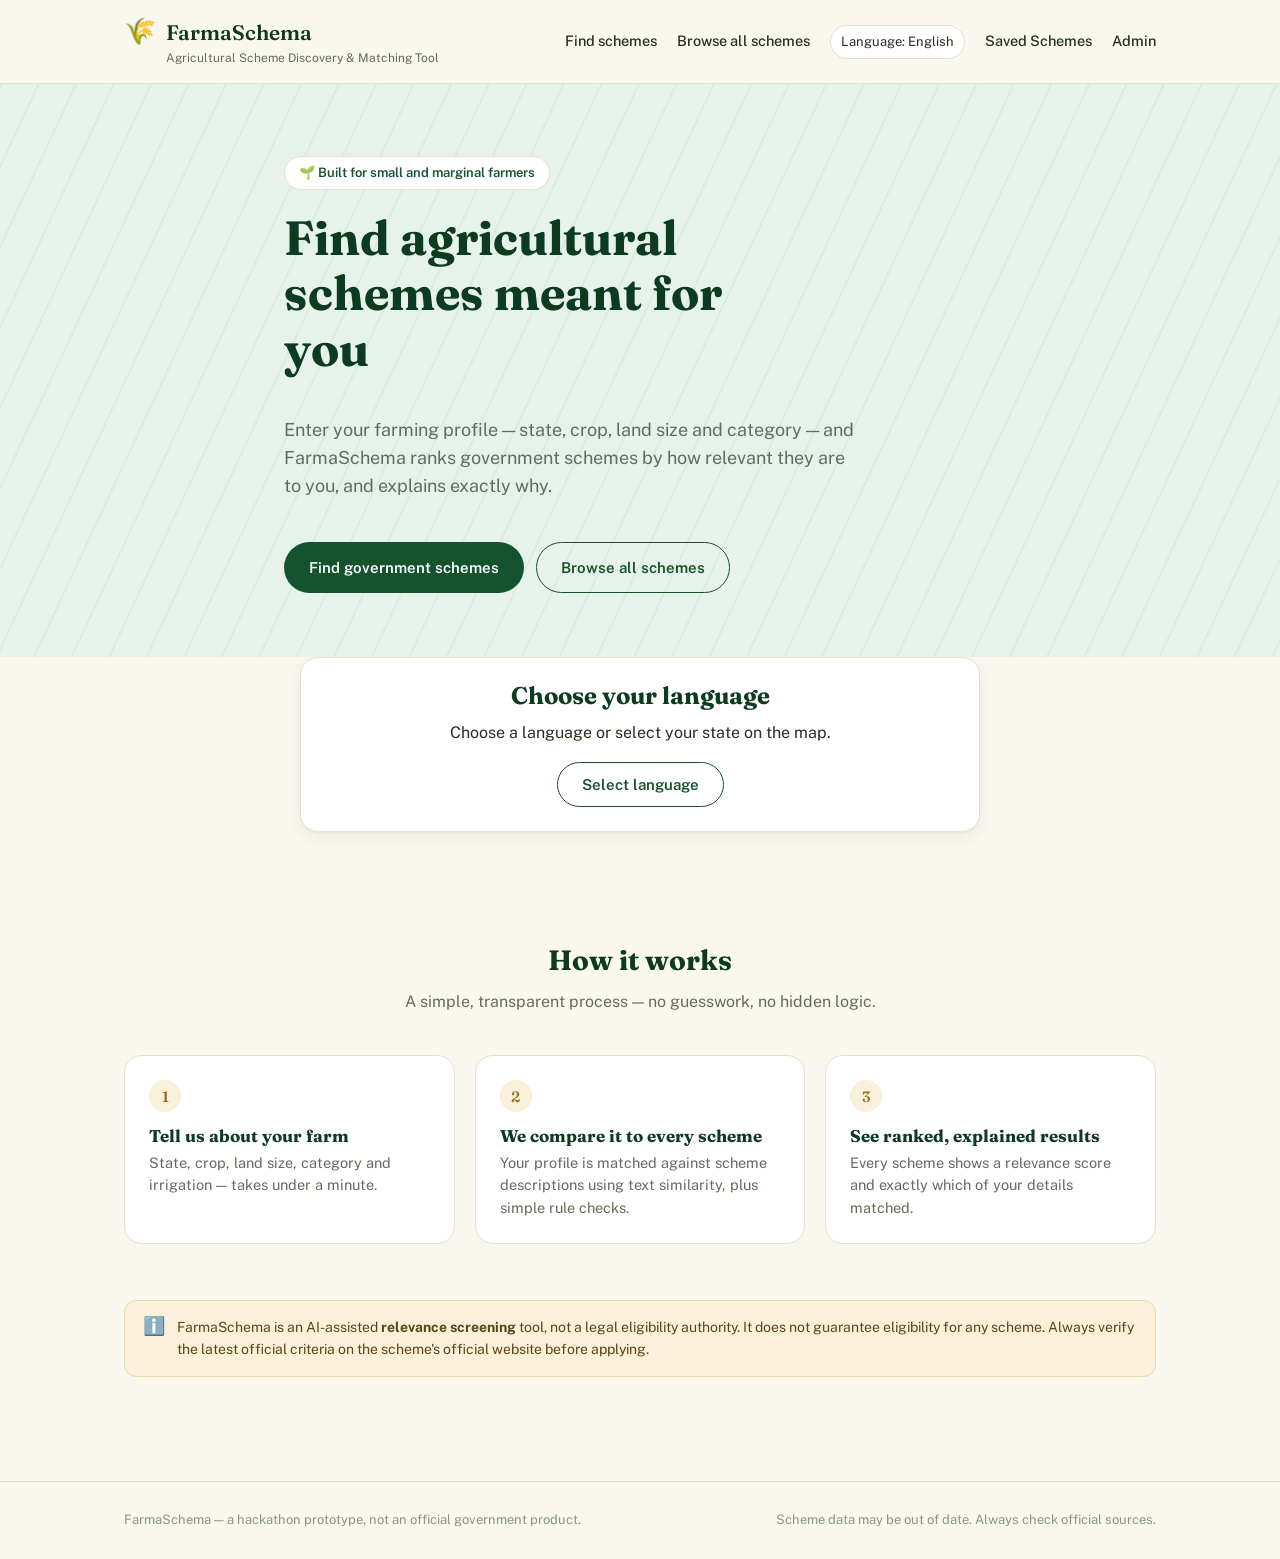
<file: frontend/index.html>
<!DOCTYPE html>
<html lang="en">
<head>
<meta charset="UTF-8">
<meta name="viewport" content="width=device-width, initial-scale=1.0">
<title>FarmaSchema — Agricultural Scheme Discovery & Matching Tool</title>
<link rel="stylesheet" href="css/style.css">
</head>
<body>

  <header class="site-header">
    <div class="container">
      <a href="index.html" class="brand">
        <span class="brand-mark">🌾</span>
        <span>
          <span class="brand-name">FarmaSchema</span>
          <span class="brand-subtitle">Agricultural Scheme Discovery & Matching Tool</span>
        </span>
      </a>
      <nav class="site-nav">
        <a href="dashboard.html">Find schemes</a>
        <a href="scheme.html">Browse all schemes</a>
        <a href="admin.html">Admin</a>
      </nav>
    </div>
  </header>

  <section class="hero">
    <div class="container">
      <span class="eyebrow">🌱 Built for small and marginal farmers</span>
      <h1 data-i18n="homeTitle">Find agricultural schemes meant for you</h1>
      <p class="lede">
        Enter your farming profile — state, crop, land size and category —
        and FarmaSchema ranks government schemes by how relevant they are
        to you, and explains exactly why.
      </p>
      <div class="hero-actions">
        <a href="dashboard.html" class="btn btn-primary" data-i18n="homeFind">Find government schemes</a>
        <a href="scheme.html" class="btn btn-secondary" data-i18n="browse">Browse all schemes</a>
      </div>
    </div>
  </section>

  <section class="section" style="padding-top:0;"><div class="container"><div class="card home-language"><h2 data-i18n="chooseLanguage">Choose your language</h2><p data-i18n="chooseLanguageHelp">Choose a language or select your state on the map.</p><button type="button" class="btn btn-secondary" id="home-language-button" data-i18n="selectLanguage">Select language</button></div></div></section>

  <section class="section">
    <div class="container">
      <div class="section-heading">
        <h2>How it works</h2>
        <p>A simple, transparent process — no guesswork, no hidden logic.</p>
      </div>
      <div class="steps">
        <div class="step-card">
          <div class="step-number">1</div>
          <h3>Tell us about your farm</h3>
          <p>State, crop, land size, category and irrigation — takes under a minute.</p>
        </div>
        <div class="step-card">
          <div class="step-number">2</div>
          <h3>We compare it to every scheme</h3>
          <p>Your profile is matched against scheme descriptions using text similarity, plus simple rule checks.</p>
        </div>
        <div class="step-card">
          <div class="step-number">3</div>
          <h3>See ranked, explained results</h3>
          <p>Every scheme shows a relevance score and exactly which of your details matched.</p>
        </div>
      </div>
    </div>
  </section>

  <section class="section" style="padding-top:0;">
    <div class="container">
      <div class="disclaimer">
        <span class="icon">ℹ️</span>
        <span>
          FarmaSchema is an AI-assisted <strong>relevance screening</strong> tool, not a legal
          eligibility authority. It does not guarantee eligibility for any scheme.
          Always verify the latest official criteria on the scheme's official website before applying.
        </span>
      </div>
    </div>
  </section>

  <footer class="site-footer">
    <div class="container">
      <span>FarmaSchema — a hackathon prototype, not an official government product.</span>
      <span>Scheme data may be out of date. Always check official sources.</span>
    </div>
  </footer>

  <script src="js/app.js"></script><script src="js/i18n.js"></script><script>FarmaSchema.mountFarmerControls();document.getElementById('home-language-button').onclick=()=>document.querySelector('.header-language').click()</script>
</body>
</html>
</file>
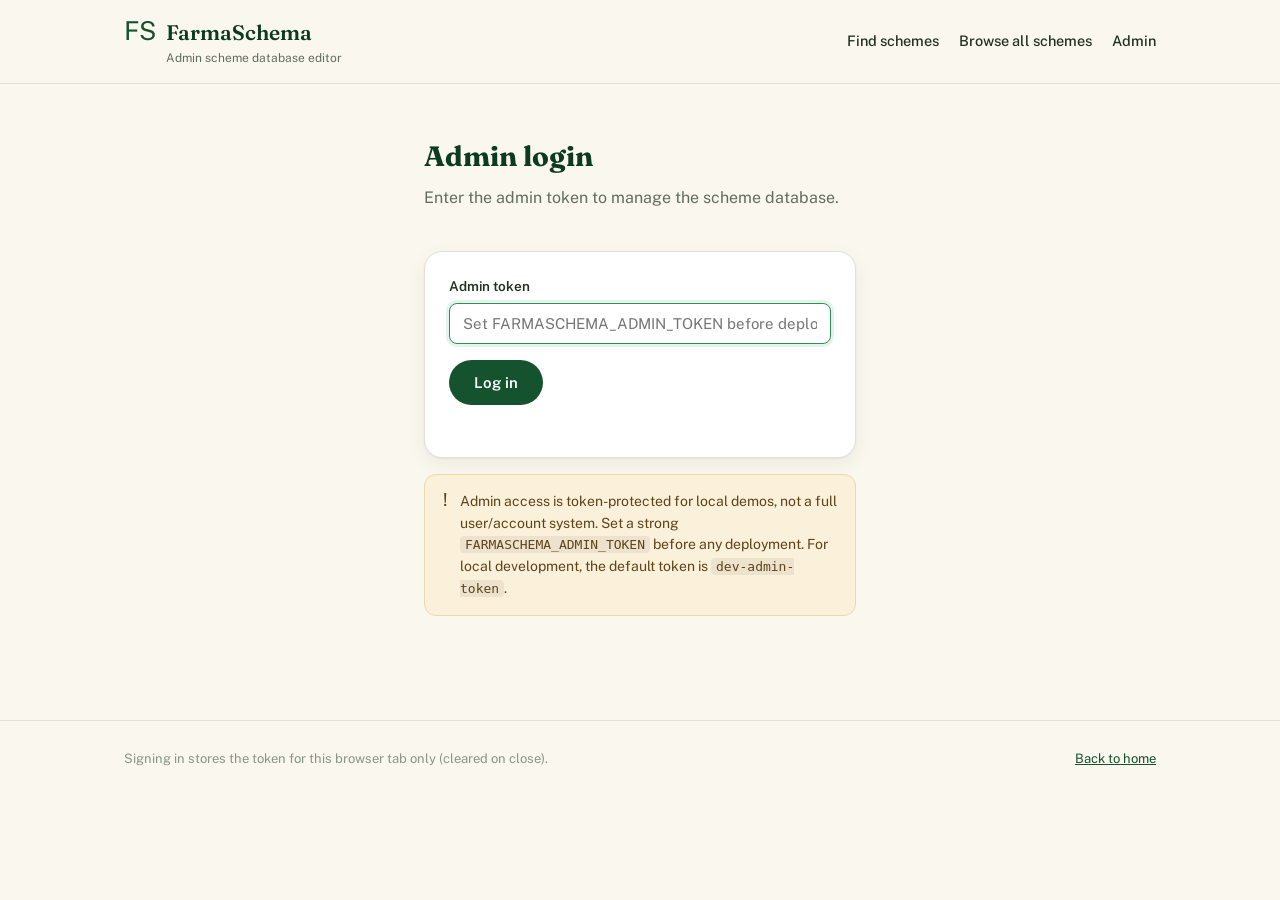
<file: frontend/admin.html>
<!DOCTYPE html>
<html lang="en">
<head>
<meta charset="UTF-8">
<meta name="viewport" content="width=device-width, initial-scale=1.0">
<title>Admin - FarmaSchema</title>
<link rel="stylesheet" href="css/style.css">
</head>
<body>

  <header class="site-header">
    <div class="container">
      <a href="index.html" class="brand">
        <span class="brand-mark">FS</span>
        <span>
          <span class="brand-name">FarmaSchema</span>
          <span class="brand-subtitle">Admin scheme database editor</span>
        </span>
      </a>
      <nav class="site-nav">
        <a href="dashboard.html">Find schemes</a>
        <a href="scheme.html">Browse all schemes</a>
        <a href="admin.html">Admin</a>
      </nav>
    </div>
  </header>

  <main class="section">
    <div class="container admin-container">
      <div class="section-heading admin-heading">
        <h2>Admin</h2>
        <p>Add new schemes to the database used by recommendations and scheme pages.</p>
      </div>

      <section class="card admin-panel">
        <div class="admin-meta admin-session-bar">
          <span id="admin-count">Loading...</span>
          <span class="admin-actions">
            <span id="admin-status"></span>
            <button type="button" class="btn btn-secondary" id="logout-btn">Log out</button>
          </span>
        </div>
      </section>

      <section class="card admin-panel">
        <h3>Add a new scheme</h3>
        <p class="form-hint">
          Paste the scheme description exactly as it reads on the official
          site or document — plain text, no formatting needed. The
          description is stored as-is and used directly by the matching
          engine; nothing here is auto-extracted or parsed.
        </p>
        <form id="simple-scheme-form" novalidate>
          <div class="form-field">
            <label for="scheme-name">Scheme name</label>
            <input type="text" id="scheme-name" placeholder="e.g. PM-KISAN">
          </div>

          <div class="form-field">
            <label for="scheme-description">Scheme description</label>
            <textarea id="scheme-description" class="json-editor plain-text-editor" placeholder="Paste the full scheme description paragraph here, exactly as written on the official source. Include the benefit amount, who it's for, and any other details as plain text."></textarea>
          </div>

          <div class="form-field">
            <label for="scheme-url">Official website</label>
            <input type="url" id="scheme-url" placeholder="https://...">
          </div>

          <div class="admin-actions admin-option-actions">
            <button type="submit" class="btn btn-primary" id="save-simple-btn">Save scheme</button>
          </div>
        </form>
      </section>

      <details class="card admin-panel admin-advanced">
        <summary>Advanced: add structured JSON instead</summary>
        <p class="form-hint">
          Only use this if you need to set specific fields (states, crops,
          eligibility, benefits, etc.) rather than the plain-text
          description above.
        </p>

        <section class="admin-options">
          <article class="admin-subpanel">
            <h4>Add from local JSON file</h4>
            <div class="form-field">
              <label for="scheme-file">JSON file</label>
              <input type="file" id="scheme-file" accept=".json,application/json">
            </div>
            <div class="admin-actions admin-option-actions">
              <button type="button" class="btn btn-secondary" id="append-file-btn">Append file</button>
            </div>
          </article>

          <article class="admin-subpanel">
            <h4>Write or paste JSON</h4>
            <textarea id="schemes-editor" class="json-editor" spellcheck="false" placeholder='Paste one scheme object or an array of scheme objects here.'></textarea>
            <div class="admin-actions admin-option-actions">
              <button type="button" class="btn btn-secondary" id="append-text-btn">Append written JSON</button>
            </div>
          </article>
        </section>
      </details>

      <div class="disclaimer admin-note">
        <span class="icon">!</span>
        <span>
          New entries are appended directly to <strong>backend/data/schemes.json</strong>.
          Incoming IDs are replaced with the next numeric scheme IDs automatically.
        </span>
      </div>
    </div>
  </main>

  <footer class="site-footer">
    <div class="container">
      <span>Admin access is token-protected for local demos. Set a strong token before deploying.</span>
      <span><a href="index.html">Back to home</a></span>
    </div>
  </footer>

  <script src="js/app.js"></script>
  <script src="js/admin.js"></script>
</body>
</html>
</file>
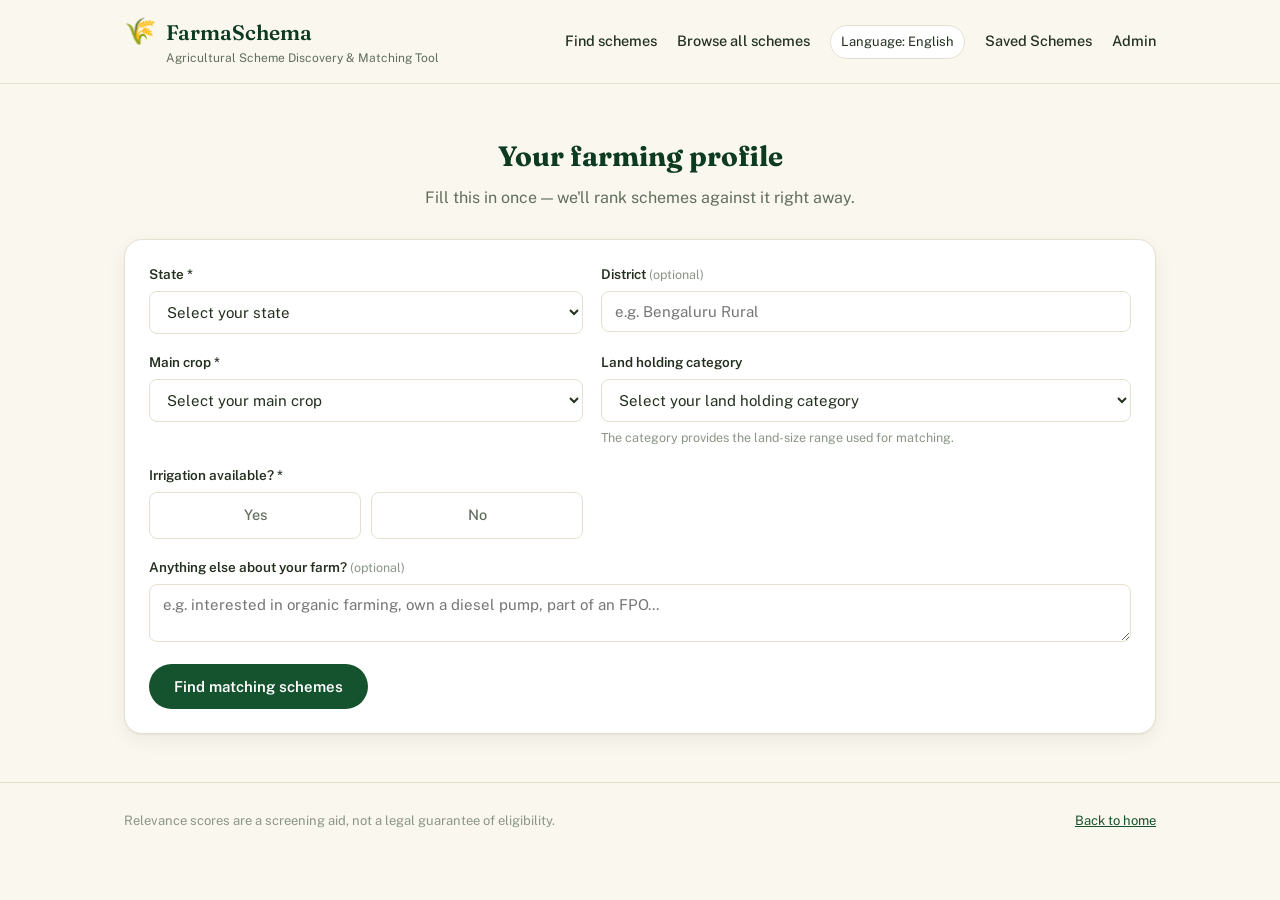
<file: frontend/dashboard.html>
<!DOCTYPE html>
<html lang="en">
<head>
<meta charset="UTF-8">
<meta name="viewport" content="width=device-width, initial-scale=1.0">
<title>Find your schemes — FarmaSchema</title>
<link rel="stylesheet" href="css/style.css">
</head>
<body>

  <header class="site-header">
    <div class="container">
      <a href="index.html" class="brand">
        <span class="brand-mark">🌾</span>
        <span>
          <span class="brand-name">FarmaSchema</span>
          <span class="brand-subtitle">Agricultural Scheme Discovery & Matching Tool</span>
        </span>
      </a>
      <nav class="site-nav">
        <a href="dashboard.html">Find schemes</a>
        <a href="scheme.html">Browse all schemes</a>
        <a href="admin.html">Admin</a>
      </nav>
    </div>
  </header>

  <section class="section" style="padding-bottom:0;">
    <div class="container">
      <div class="section-heading" style="margin-bottom:28px;">
          <h2 data-i18n="profile">Your farming profile</h2>
        <p data-i18n="profileHelp">Fill this in once — we'll rank schemes against it right away.</p>
      </div>

      <form id="profile-form" class="card" novalidate>
        <div class="form-grid">

          <div class="form-field" data-field="state">
            <label for="state"><span data-i18n="state">State</span> *</label>
            <select id="state" name="state">
              <option value="" data-i18n="selectState">Select your state</option>
              <option>Andhra Pradesh</option><option>Arunachal Pradesh</option>
              <option>Assam</option><option>Bihar</option><option>Chhattisgarh</option>
              <option>Goa</option><option>Gujarat</option><option>Haryana</option>
              <option>Himachal Pradesh</option><option>Jharkhand</option><option>Karnataka</option>
              <option>Kerala</option><option>Madhya Pradesh</option><option>Maharashtra</option>
              <option>Manipur</option><option>Meghalaya</option><option>Mizoram</option>
              <option>Nagaland</option><option>Odisha</option><option>Punjab</option>
              <option>Rajasthan</option><option>Sikkim</option><option>Tamil Nadu</option>
              <option>Telangana</option><option>Tripura</option><option>Uttar Pradesh</option>
              <option>Uttarakhand</option><option>West Bengal</option>
            </select>
            <span class="field-error">Please select your state.</span>
          </div>

          <div class="form-field" data-field="district">
            <label for="district"><span data-i18n="district">District</span> <span class="hint" data-i18n="optional">(optional)</span></label>
            <input type="text" id="district" name="district" data-i18n-placeholder="districtPlaceholder" placeholder="e.g. Bengaluru Rural">
          </div>

          <div class="form-field" data-field="crop">
            <label for="crop"><span data-i18n="crop">Main crop</span> *</label>
            <select id="crop" name="crop">
              <option value="" data-i18n="selectCrop">Select your main crop</option>
              <option>Rice</option><option>Wheat</option><option>Maize</option>
              <option>Millets</option><option>Pulses</option><option>Cotton</option>
              <option>Sugarcane</option><option>Fruits</option><option>Vegetables</option>
              <option>Spices</option><option>Flowers</option><option>Bamboo</option>
              <option>Other</option>
            </select>
            <span class="field-error">Please select your main crop.</span>
          </div>

          <div class="form-field" data-field="land_category">
            <label for="land_category" data-i18n="landCategory">Land holding category</label>
            <select id="land_category" name="land_category" aria-describedby="land-category-help">
              <option value="" data-i18n="selectLandCategory">Select your land holding category</option>
              <option value="Marginal Farmer|1.25" data-i18n="marginal">Marginal Farmer — below 2.5 acres (below 1 hectare)</option>
              <option value="Small Farmer|3.75" data-i18n="small">Small Farmer — 2.5 to under 5 acres (1 to under 2 hectares)</option>
              <option value="Semi-Medium Farmer|7.5" data-i18n="semiMedium">Semi-Medium Farmer — 5 to under 10 acres (2 to under 4 hectares)</option>
              <option value="Medium Farmer|17.5" data-i18n="medium">Medium Farmer — 10 to 25 acres (4 to 10 hectares)</option>
              <option value="Large Farmer|26" data-i18n="large">Large Farmer — above 25 acres (10 hectares and above)</option>
            </select>
            <span class="hint" id="land-category-help" data-i18n="landCategoryHelp">The category provides the land-size range used for matching.</span>
            <span class="field-error" data-i18n="selectLandCategoryError">Please select your land holding category.</span>
          </div>

          <div class="form-field" data-field="irrigation">
            <label><span data-i18n="irrigation">Irrigation available?</span> *</label>
            <div class="radio-row">
              <label class="radio-pill">
                <input type="radio" name="irrigation" value="Yes">
                <span>Yes</span>
              </label>
              <label class="radio-pill">
                <input type="radio" name="irrigation" value="No">
                <span>No</span>
              </label>
            </div>
            <span class="field-error">Please tell us if you have irrigation.</span>
          </div>

          <div class="form-field full" data-field="details">
            <label for="details"><span data-i18n="details">Anything else about your farm?</span> <span class="hint" data-i18n="optional">(optional)</span></label>
            <textarea id="details" name="details" rows="2" data-i18n-placeholder="detailsPlaceholder" placeholder="e.g. interested in organic farming, own a diesel pump, part of an FPO..."></textarea>
          </div>

        </div>

        <div style="margin-top:22px; display:flex; gap:12px; align-items:center; flex-wrap:wrap;">
          <button type="submit" class="btn btn-primary" id="submit-btn" data-i18n="submit">Find matching schemes</button>
          <span id="form-status" style="font-size:13.5px; color:var(--color-text-muted);"></span>
        </div>
      </form>
    </div>
  </section>

  <section class="section" id="results-section" style="display:none;">
    <div class="container">

      <div class="profile-summary" id="profile-summary"></div>

      <details class="how-it-works" style="cursor:pointer;">
        <summary style="cursor:pointer; list-style:none;">
          <h3 style="display:inline; margin:0;">ℹ️ <span data-i18n="aiWorks">How the AI works</span></h3>
        </summary>
        <p style="margin-top:10px;">
          Your profile is converted into text features using TF-IDF (Term
          Frequency–Inverse Document Frequency). The system compares your
          profile text with each scheme's description using cosine
          similarity, and ranks schemes by how textually close they are to
          your profile. Separately, simple rule checks compare your state,
          crop, category, land size and irrigation directly against each
          scheme's stated criteria — that's what powers the
          "why this scheme" list on every card.
        </p>
      </details>

      <div class="results-header">
        <h2 id="results-title" data-i18n="results">Ranked schemes for you</h2>
        <span class="results-count" id="results-count"></span>
      </div>

      <div id="results-container" class="scheme-list"></div>
    </div>
  </section>

  <section class="container" id="loading-state" style="display:none; padding: 24px;">
    <div class="scheme-list">
      <div class="skeleton"></div>
      <div class="skeleton"></div>
      <div class="skeleton"></div>
    </div>
  </section>

  <section class="container" id="error-state" style="display:none; padding: 24px 24px 60px;">
    <div class="state-box card">
      <div class="icon">⚠️</div>
      <p id="error-message">Something went wrong.</p>
      <button class="btn btn-secondary" id="retry-btn">Try again</button>
    </div>
  </section>

  <footer class="site-footer">
    <div class="container">
      <span>Relevance scores are a screening aid, not a legal guarantee of eligibility.</span>
      <span><a href="index.html">Back to home</a></span>
    </div>
  </footer>

  <script src="js/app.js"></script><script src="js/i18n.js"></script><script>FarmaSchema.mountFarmerControls()</script>
  <script src="js/dashboard.js"></script>
</body>
</html>
</file>
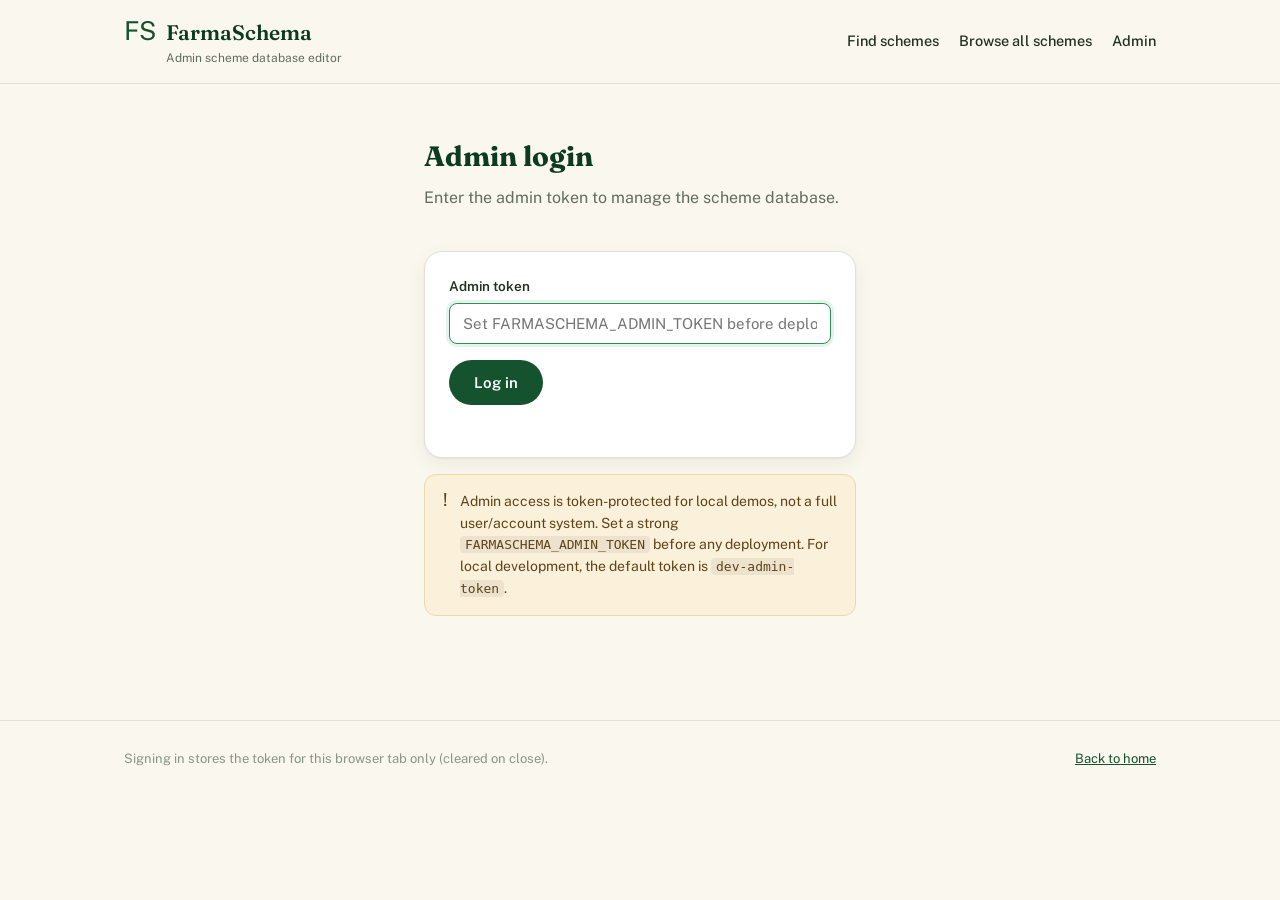
<file: frontend/login.html>
<!DOCTYPE html>
<html lang="en">
<head>
<meta charset="UTF-8">
<meta name="viewport" content="width=device-width, initial-scale=1.0">
<title>Admin login - FarmaSchema</title>
<link rel="stylesheet" href="css/style.css">
</head>
<body>

  <header class="site-header">
    <div class="container">
      <a href="index.html" class="brand">
        <span class="brand-mark">FS</span>
        <span>
          <span class="brand-name">FarmaSchema</span>
          <span class="brand-subtitle">Admin scheme database editor</span>
        </span>
      </a>
      <nav class="site-nav">
        <a href="dashboard.html">Find schemes</a>
        <a href="scheme.html">Browse all schemes</a>
        <a href="login.html">Admin</a>
      </nav>
    </div>
  </header>

  <main class="section">
    <div class="container login-container">
      <div class="section-heading admin-heading">
        <h2>Admin login</h2>
        <p>Enter the admin token to manage the scheme database.</p>
      </div>

      <form id="login-form" class="card login-card" novalidate>
        <div class="form-field">
          <label for="admin-token">Admin token</label>
          <input type="password" id="admin-token" placeholder="Set FARMASCHEMA_ADMIN_TOKEN before deployment" autocomplete="current-password" autofocus>
        </div>

        <div class="admin-actions">
          <button type="submit" class="btn btn-primary" id="login-btn">Log in</button>
        </div>

        <p id="login-status" class="form-hint"></p>
      </form>

      <div class="disclaimer admin-note">
        <span class="icon">!</span>
        <span>
          Admin access is token-protected for local demos, not a full user/account
          system. Set a strong <code>FARMASCHEMA_ADMIN_TOKEN</code> before any
          deployment. For local development, the default token is
          <code>dev-admin-token</code>.
        </span>
      </div>
    </div>
  </main>

  <footer class="site-footer">
    <div class="container">
      <span>Signing in stores the token for this browser tab only (cleared on close).</span>
      <span><a href="index.html">Back to home</a></span>
    </div>
  </footer>

  <script src="js/app.js"></script>
  <script src="js/login.js"></script>
</body>
</html>
</file>
<file: frontend/css/style.css>
/* =========================================================
   FarmaSchema — design tokens
   A warm, earthy identity: deep field-green, soil brown and
   a wheat-gold accent used specifically for the relevance meter,
   on a parchment background. Fraunces (a serif with real
   character) carries headlines; Public Sans carries everything
   people need to read quickly and act on.
   ========================================================= */

@import url('https://fonts.googleapis.com/css2?family=Fraunces:opsz,wght@9..144,500;9..144,600;9..144,700&family=Public+Sans:wght@400;500;600;700&display=swap');

:root {
  --color-forest: #14532d;
  --color-forest-dark: #0d3b20;
  --color-leaf: #2f8f5b;
  --color-leaf-light: #e7f3ea;
  --color-soil: #7c4a25;
  --color-soil-light: #f3e8dc;
  --color-wheat: #d9a441;
  --color-wheat-dark: #97701f;
  --color-wheat-light: #fbf0da;
  --color-bg: #faf7ef;
  --color-surface: #ffffff;
  --color-text: #23301f;
  --color-text-muted: #616e5c;
  --color-text-faint: #8b9587;
  --color-border: #e5e0d0;
  --color-danger: #a3352c;
  --color-danger-light: #fbeae8;

  --radius-lg: 18px;
  --radius-md: 12px;
  --radius-sm: 8px;
  --shadow-card: 0 1px 2px rgba(20, 30, 18, 0.05), 0 6px 20px rgba(20, 30, 18, 0.06);
  --font-display: 'Fraunces', Georgia, serif;
  --font-body: 'Public Sans', -apple-system, BlinkMacSystemFont, sans-serif;
  --max-width: 1080px;
}

* { box-sizing: border-box; }

html, body {
  margin: 0;
  padding: 0;
}

body {
  font-family: var(--font-body);
  background: var(--color-bg);
  color: var(--color-text);
  line-height: 1.55;
  -webkit-font-smoothing: antialiased;
}

img { max-width: 100%; }

a { color: var(--color-forest); }

h1, h2, h3, h4 {
  font-family: var(--font-display);
  color: var(--color-forest-dark);
  margin: 0 0 0.5em;
  line-height: 1.15;
}

p { margin: 0 0 1em; }

.container {
  max-width: var(--max-width);
  margin: 0 auto;
  padding: 0 24px;
}

/* ---------- Buttons ---------- */

.btn {
  display: inline-flex;
  align-items: center;
  justify-content: center;
  gap: 8px;
  font-family: var(--font-body);
  font-weight: 600;
  font-size: 15px;
  padding: 13px 24px;
  border-radius: 999px;
  border: 1px solid transparent;
  cursor: pointer;
  text-decoration: none;
  transition: transform 0.12s ease, background 0.15s ease, border-color 0.15s ease;
}

.btn:active { transform: scale(0.98); }

.btn-primary {
  background: var(--color-forest);
  color: #fff;
}
.btn-primary:hover { background: var(--color-forest-dark); }

.btn-secondary {
  background: transparent;
  border-color: var(--color-forest);
  color: var(--color-forest);
}
.btn-secondary:hover { background: var(--color-leaf-light); }

.btn-ghost {
  background: transparent;
  border-color: var(--color-border);
  color: var(--color-text);
}
.btn-ghost:hover { border-color: var(--color-forest); }

.btn-block { width: 100%; }

.btn:disabled { opacity: 0.55; cursor: not-allowed; }

/* ---------- Header / nav ---------- */

.site-header {
  border-bottom: 1px solid var(--color-border);
  background: rgba(250, 247, 239, 0.92);
  backdrop-filter: blur(6px);
  position: sticky;
  top: 0;
  z-index: 20;
}

.site-header .container {
  display: flex;
  align-items: center;
  justify-content: space-between;
  padding-top: 16px;
  padding-bottom: 16px;
}

.brand {
  display: flex;
  align-items: baseline;
  gap: 10px;
  text-decoration: none;
}

.brand-mark {
  font-size: 26px;
  line-height: 1;
}

.brand-name {
  font-family: var(--font-display);
  font-weight: 600;
  font-size: 21px;
  color: var(--color-forest-dark);
}

.brand-subtitle {
  display: block;
  font-size: 12px;
  color: var(--color-text-muted);
  font-weight: 400;
  font-family: var(--font-body);
}

.site-nav {
  display: flex;
  gap: 20px;
  align-items: center;
}

.site-nav a {
  color: var(--color-text);
  text-decoration: none;
  font-size: 14.5px;
  font-weight: 500;
}

.site-nav a:hover { color: var(--color-forest); }
.header-language { border: 1px solid var(--color-border); background: var(--color-surface); color: var(--color-text); border-radius: 999px; padding: 6px 10px; font: inherit; font-size: 13px; cursor: pointer; }
.home-language { max-width: 680px; margin: 0 auto; text-align: center; padding: 24px; }
.language-dialog { width: min(760px, calc(100% - 28px)); max-height: min(760px, calc(100vh - 28px)); border: 1px solid var(--color-border); border-radius: var(--radius-lg); color: var(--color-text); background: var(--color-bg); padding: 0; box-shadow: var(--shadow-card); }
.language-dialog::backdrop { background: rgba(13,59,32,.38); }.language-picker { padding: 26px; position: relative; }.language-picker label { display:block; font-weight:600; margin:16px 0 6px; }.language-picker select { width:100%; padding:11px; border:1px solid var(--color-border); border-radius:var(--radius-sm); background:#fff; font:inherit; }.dialog-close { position:absolute; right:14px; top:10px; border:0; background:transparent; font-size:28px; cursor:pointer; color:var(--color-text-muted); }.language-picker h3 { margin:22px 0 4px; font-size:18px; }.map-note { color:var(--color-text-muted); font-size:13px; margin-bottom:10px; }.india-state-map { display:grid; grid-template-columns:repeat(auto-fit,minmax(118px,1fr)); gap:7px; max-height:290px; overflow:auto; padding:10px; border:1px solid var(--color-border); border-radius:var(--radius-md); background:var(--color-leaf-light); }.map-state { min-height:38px; border:1px solid #b7d3bf; border-radius:8px; background:#fff; color:var(--color-forest-dark); font:inherit; font-size:12px; cursor:pointer; padding:5px; }.map-state:hover,.map-state:focus-visible { background:var(--color-wheat-light); border-color:var(--color-wheat-dark); outline:none; }.map-state.selected { background:var(--color-forest); color:#fff; border-color:var(--color-forest); }.map-reset { margin-top:14px; padding:9px 16px; }

/* ---------- Hero (furrow-line texture is the signature element) ---------- */

.hero {
  position: relative;
  overflow: hidden;
  background: var(--color-leaf-light);
  background-image: repeating-linear-gradient(
    115deg,
    rgba(20, 83, 45, 0.05) 0px,
    rgba(20, 83, 45, 0.05) 2px,
    transparent 2px,
    transparent 34px
  );
  padding: 72px 0 64px;
}

.hero .container {
  display: grid;
  gap: 16px;
  max-width: 760px;
}

.eyebrow {
  display: inline-flex;
  align-items: center;
  gap: 8px;
  width: fit-content;
  background: var(--color-surface);
  border: 1px solid var(--color-border);
  color: var(--color-forest);
  font-size: 13px;
  font-weight: 600;
  padding: 6px 14px;
  border-radius: 999px;
  margin-bottom: 4px;
}

.hero h1 {
  font-size: clamp(32px, 5vw, 48px);
  max-width: 14ch;
}

.hero .lede {
  font-size: 18px;
  color: var(--color-text-muted);
  max-width: 52ch;
}

.hero-actions {
  display: flex;
  gap: 12px;
  margin-top: 8px;
  flex-wrap: wrap;
}

/* ---------- Sections ---------- */

.section {
  padding: 56px 0;
}

.section-heading {
  text-align: center;
  max-width: 620px;
  margin: 0 auto 40px;
}

.section-heading h2 { font-size: 28px; }
.section-heading p { color: var(--color-text-muted); }

/* Steps strip — a real sequence, so numbers earn their place here */

.steps {
  display: grid;
  grid-template-columns: repeat(3, 1fr);
  gap: 20px;
}

.step-card {
  background: var(--color-surface);
  border: 1px solid var(--color-border);
  border-radius: var(--radius-lg);
  padding: 24px;
}

.step-number {
  font-family: var(--font-display);
  font-size: 15px;
  font-weight: 600;
  color: var(--color-wheat-dark);
  background: var(--color-wheat-light);
  width: 32px;
  height: 32px;
  border-radius: 50%;
  display: flex;
  align-items: center;
  justify-content: center;
  margin-bottom: 14px;
}

.step-card h3 { font-size: 17px; margin-bottom: 6px; }
.step-card p { color: var(--color-text-muted); font-size: 14.5px; margin-bottom: 0; }

/* ---------- Disclaimer banner ---------- */

.disclaimer {
  display: flex;
  gap: 12px;
  align-items: flex-start;
  background: var(--color-wheat-light);
  border: 1px solid #ecd9ab;
  border-radius: var(--radius-md);
  padding: 16px 18px;
  font-size: 14px;
  color: #5c4517;
}

.disclaimer .icon { font-size: 18px; line-height: 1; }

/* ---------- Cards / grid ---------- */

.card {
  background: var(--color-surface);
  border: 1px solid var(--color-border);
  border-radius: var(--radius-lg);
  box-shadow: var(--shadow-card);
  padding: 24px;
}

/* ---------- Forms ---------- */

.form-grid {
  display: grid;
  grid-template-columns: 1fr 1fr;
  gap: 18px;
}

.form-field { display: flex; flex-direction: column; gap: 6px; }
.form-field.full { grid-column: 1 / -1; }

.form-field label {
  font-size: 13.5px;
  font-weight: 600;
  color: var(--color-text);
}

.form-field .hint {
  font-size: 12.5px;
  color: var(--color-text-faint);
  font-weight: 400;
}

.form-field input[type="text"],
.form-field input[type="number"],
.form-field input[type="url"],
.form-field input[type="password"],
.form-field select,
.form-field textarea {
  font-family: var(--font-body);
  font-size: 15px;
  padding: 11px 13px;
  border-radius: var(--radius-sm);
  border: 1px solid var(--color-border);
  background: #fff;
  color: var(--color-text);
}

.form-field input:focus,
.form-field select:focus,
.form-field textarea:focus {
  outline: none;
  border-color: var(--color-leaf);
  box-shadow: 0 0 0 3px var(--color-leaf-light);
}

.radio-row {
  display: flex;
  gap: 10px;
}

.radio-pill {
  flex: 1;
  position: relative;
}

.radio-pill input {
  position: absolute;
  opacity: 0;
  inset: 0;
  cursor: pointer;
}

.radio-pill span {
  display: block;
  text-align: center;
  padding: 11px;
  border-radius: var(--radius-sm);
  border: 1px solid var(--color-border);
  font-size: 14.5px;
  font-weight: 500;
  color: var(--color-text-muted);
}

.radio-pill input:checked + span {
  border-color: var(--color-forest);
  background: var(--color-leaf-light);
  color: var(--color-forest-dark);
}

.field-error {
  font-size: 13px;
  color: var(--color-danger);
  display: none;
}

.form-field.has-error input,
.form-field.has-error select {
  border-color: var(--color-danger);
}
.form-field.has-error .field-error { display: block; }

/* ---------- Profile summary chips ---------- */

.profile-summary {
  display: flex;
  flex-wrap: wrap;
  gap: 8px;
  margin: 18px 0 28px;
}

.chip {
  background: var(--color-leaf-light);
  color: var(--color-forest-dark);
  font-size: 13.5px;
  font-weight: 500;
  padding: 7px 13px;
  border-radius: 999px;
}

/* ---------- Scheme result cards ---------- */

.results-header {
  display: flex;
  align-items: baseline;
  justify-content: space-between;
  gap: 12px;
  margin-bottom: 18px;
  flex-wrap: wrap;
}

.results-header h2 { font-size: 22px; margin-bottom: 0; }
.results-count { color: var(--color-text-muted); font-size: 14px; }

.scheme-list {
  display: flex;
  flex-direction: column;
  gap: 16px;
}

.scheme-card {
  background: var(--color-surface);
  border: 1px solid var(--color-border);
  border-radius: var(--radius-lg);
  padding: 22px 24px;
  box-shadow: var(--shadow-card);
}

.scheme-card-top {
  display: flex;
  justify-content: space-between;
  gap: 16px;
  align-items: flex-start;
  flex-wrap: wrap;
}

.scheme-card h3 { font-size: 19px; margin-bottom: 4px; }
.scheme-card .short-desc { color: var(--color-text-muted); font-size: 14.5px; margin-bottom: 14px; }

.bookmark-btn {
  background: none;
  border: 1px solid var(--color-border);
  border-radius: 999px;
  width: 38px;
  height: 38px;
  font-size: 17px;
  cursor: pointer;
  flex-shrink: 0;
  display: flex;
  align-items: center;
  justify-content: center;
}
.bookmark-btn[data-active="true"] {
  border-color: var(--color-wheat-dark);
  background: var(--color-wheat-light);
}

/* Relevance meter — the signature visual: a grain-gold fill bar */

.relevance-block {
  min-width: 140px;
  text-align: right;
}

.relevance-label {
  font-size: 12px;
  color: var(--color-text-faint);
  font-weight: 600;
  letter-spacing: 0.03em;
  text-transform: uppercase;
}

.relevance-value {
  font-family: var(--font-display);
  font-size: 24px;
  font-weight: 600;
  color: var(--color-forest-dark);
}

.relevance-bar {
  width: 140px;
  height: 8px;
  border-radius: 999px;
  background: #eee9da;
  overflow: hidden;
  margin-top: 6px;
}

.relevance-fill {
  height: 100%;
  border-radius: 999px;
  background: var(--color-wheat);
}
.relevance-fill.strong { background: var(--color-leaf); }
.relevance-fill.weak { background: var(--color-text-faint); }

.why-box {
  background: var(--color-bg);
  border: 1px solid var(--color-border);
  border-radius: var(--radius-md);
  padding: 14px 16px;
  margin-top: 4px;
}

.why-box summary {
  cursor: pointer;
  font-weight: 600;
  font-size: 14px;
  list-style: none;
  display: flex;
  align-items: center;
  gap: 6px;
}
.why-box summary::-webkit-details-marker { display: none; }
.why-box summary::before { content: "▸"; transition: transform 0.15s ease; }
.why-box[open] summary::before { transform: rotate(90deg); }

.attr-list {
  list-style: none;
  padding: 0;
  margin: 12px 0 0;
  display: grid;
  gap: 6px;
  font-size: 14px;
}

.attr-list li { display: flex; gap: 8px; align-items: flex-start; }
.attr-list .ok { color: var(--color-leaf); }
.attr-list .warn { color: var(--color-wheat-dark); }

.scheme-card-actions {
  margin-top: 16px;
  display: flex;
  gap: 10px;
}

/* ---------- How it works box ---------- */

.how-it-works {
  background: var(--color-soil-light);
  border: 1px solid #e6d3bd;
  border-radius: var(--radius-lg);
  padding: 22px 24px;
  margin-bottom: 28px;
}
.how-it-works h3 { font-size: 16px; color: var(--color-soil); margin-bottom: 8px; }
.how-it-works p { color: #5c4327; font-size: 14.5px; margin-bottom: 0; }

/* ---------- Scheme detail page ---------- */

.detail-grid {
  display: grid;
  grid-template-columns: 2fr 1fr;
  gap: 28px;
  align-items: start;
}

.detail-section { margin-bottom: 26px; }
.detail-section h2 { font-size: 18px; margin-bottom: 8px; }
.detail-section ul { margin: 0; padding-left: 20px; }
.detail-section li { margin-bottom: 6px; }

.sidebar-card { position: sticky; top: 90px; }
.sidebar-card + .sidebar-card { margin-top: 16px; }

.verify-note {
  font-size: 13px;
  color: var(--color-text-faint);
  border-top: 1px dashed var(--color-border);
  margin-top: 16px;
  padding-top: 12px;
}

/* ---------- All schemes browse page section ---------- */

.scheme-browse-grid {
  display: grid;
  grid-template-columns: repeat(2, 1fr);
  gap: 16px;
}

/* ---------- States: loading / empty / error ---------- */

.state-box {
  text-align: center;
  padding: 48px 24px;
  color: var(--color-text-muted);
}
.state-box .icon { font-size: 34px; margin-bottom: 12px; }

.skeleton {
  background: linear-gradient(90deg, #efece0 25%, #f7f4ea 37%, #efece0 63%);
  background-size: 400% 100%;
  animation: skeleton-loading 1.4s ease infinite;
  border-radius: var(--radius-md);
  height: 100px;
}
@keyframes skeleton-loading {
  0% { background-position: 100% 50%; }
  100% { background-position: 0 50%; }
}

/* ---------- Footer ---------- */

.site-footer {
  border-top: 1px solid var(--color-border);
  padding: 28px 0;
  margin-top: 48px;
}
.site-footer .container {
  display: flex;
  justify-content: space-between;
  gap: 12px;
  flex-wrap: wrap;
  font-size: 13px;
  color: var(--color-text-faint);
}

/* ---------- Toast ---------- */

.toast {
  position: fixed;
  bottom: 24px;
  left: 50%;
  transform: translateX(-50%) translateY(20px);
  background: var(--color-forest-dark);
  color: #fff;
  padding: 12px 20px;
  border-radius: 999px;
  font-size: 14px;
  opacity: 0;
  pointer-events: none;
  transition: opacity 0.2s ease, transform 0.2s ease;
  z-index: 50;
}
.toast.visible {
  opacity: 1;
  transform: translateX(-50%) translateY(0);
}

/* ---------- Admin editor ---------- */

.admin-container {
  max-width: 980px;
}

.admin-heading {
  text-align: left;
  margin-left: 0;
  margin-right: 0;
}

.admin-panel {
  border-radius: var(--radius-md);
}

.admin-token-grid {
  align-items: end;
  grid-template-columns: minmax(260px, 1fr) auto;
}

.admin-actions {
  display: flex;
  gap: 10px;
  flex-wrap: wrap;
}

.admin-options {
  display: grid;
  grid-template-columns: 0.85fr 1.15fr;
  gap: 16px;
  margin-top: 16px;
  align-items: start;
}

.admin-option-actions {
  margin-top: 16px;
}

.admin-panel h3 {
  font-size: 18px;
  margin-bottom: 14px;
}

.admin-meta {
  display: flex;
  justify-content: space-between;
  gap: 12px;
  flex-wrap: wrap;
  margin: 18px 0 10px;
  font-size: 13.5px;
  color: var(--color-text-muted);
}

#admin-status[data-type="success"] {
  color: var(--color-forest);
  font-weight: 600;
}

#admin-status[data-type="error"] {
  color: var(--color-danger);
  font-weight: 600;
}

.json-editor {
  width: 100%;
  min-height: 360px;
  resize: vertical;
  border: 1px solid var(--color-border);
  border-radius: var(--radius-sm);
  padding: 14px;
  font-family: Consolas, Monaco, monospace;
  font-size: 13px;
  line-height: 1.45;
  color: var(--color-text);
  background: #fffefb;
}

.json-editor:focus {
  outline: none;
  border-color: var(--color-leaf);
  box-shadow: 0 0 0 3px var(--color-leaf-light);
}

.admin-note {
  margin-top: 16px;
}

.admin-note code {
  background: rgba(0, 0, 0, 0.06);
  padding: 1px 5px;
  border-radius: 4px;
  font-size: 13px;
}

.admin-session-bar {
  margin: 0;
}

.admin-session-bar .admin-actions {
  align-items: center;
}

.form-hint {
  font-size: 13.5px;
  color: var(--color-text-muted);
  margin: -4px 0 16px;
}

#simple-scheme-form .form-field {
  margin-bottom: 16px;
}

#simple-scheme-form .form-field:last-of-type {
  margin-bottom: 0;
}

.plain-text-editor {
  min-height: 160px;
  font-family: var(--font-body);
  font-size: 15px;
}

.admin-advanced {
  padding: 24px;
}

.admin-advanced summary {
  cursor: pointer;
  font-weight: 600;
  font-size: 15px;
  color: var(--color-text);
  list-style: none;
}

.admin-advanced summary::-webkit-details-marker {
  display: none;
}

.admin-advanced summary::before {
  content: "▸ ";
  color: var(--color-text-faint);
}

.admin-advanced[open] summary::before {
  content: "▾ ";
}

.admin-advanced[open] summary {
  margin-bottom: 12px;
}

.admin-subpanel h4 {
  font-size: 15.5px;
  margin-bottom: 12px;
}

/* ---------- Admin login ---------- */

.login-container {
  max-width: 480px;
}

.login-card {
  display: flex;
  flex-direction: column;
  gap: 16px;
}

/* ---------- Responsive ---------- */

@media (max-width: 760px) {
  .form-grid { grid-template-columns: 1fr; }
  .admin-token-grid { grid-template-columns: 1fr; }
  .admin-options { grid-template-columns: 1fr; }
  .steps { grid-template-columns: 1fr; }
  .detail-grid { grid-template-columns: 1fr; }
  .scheme-browse-grid { grid-template-columns: 1fr; }
  .sidebar-card { position: static; }
  .site-nav { display: none; }
  .scheme-card-top { flex-direction: column; }
  .relevance-block { text-align: left; }
}
</file>
